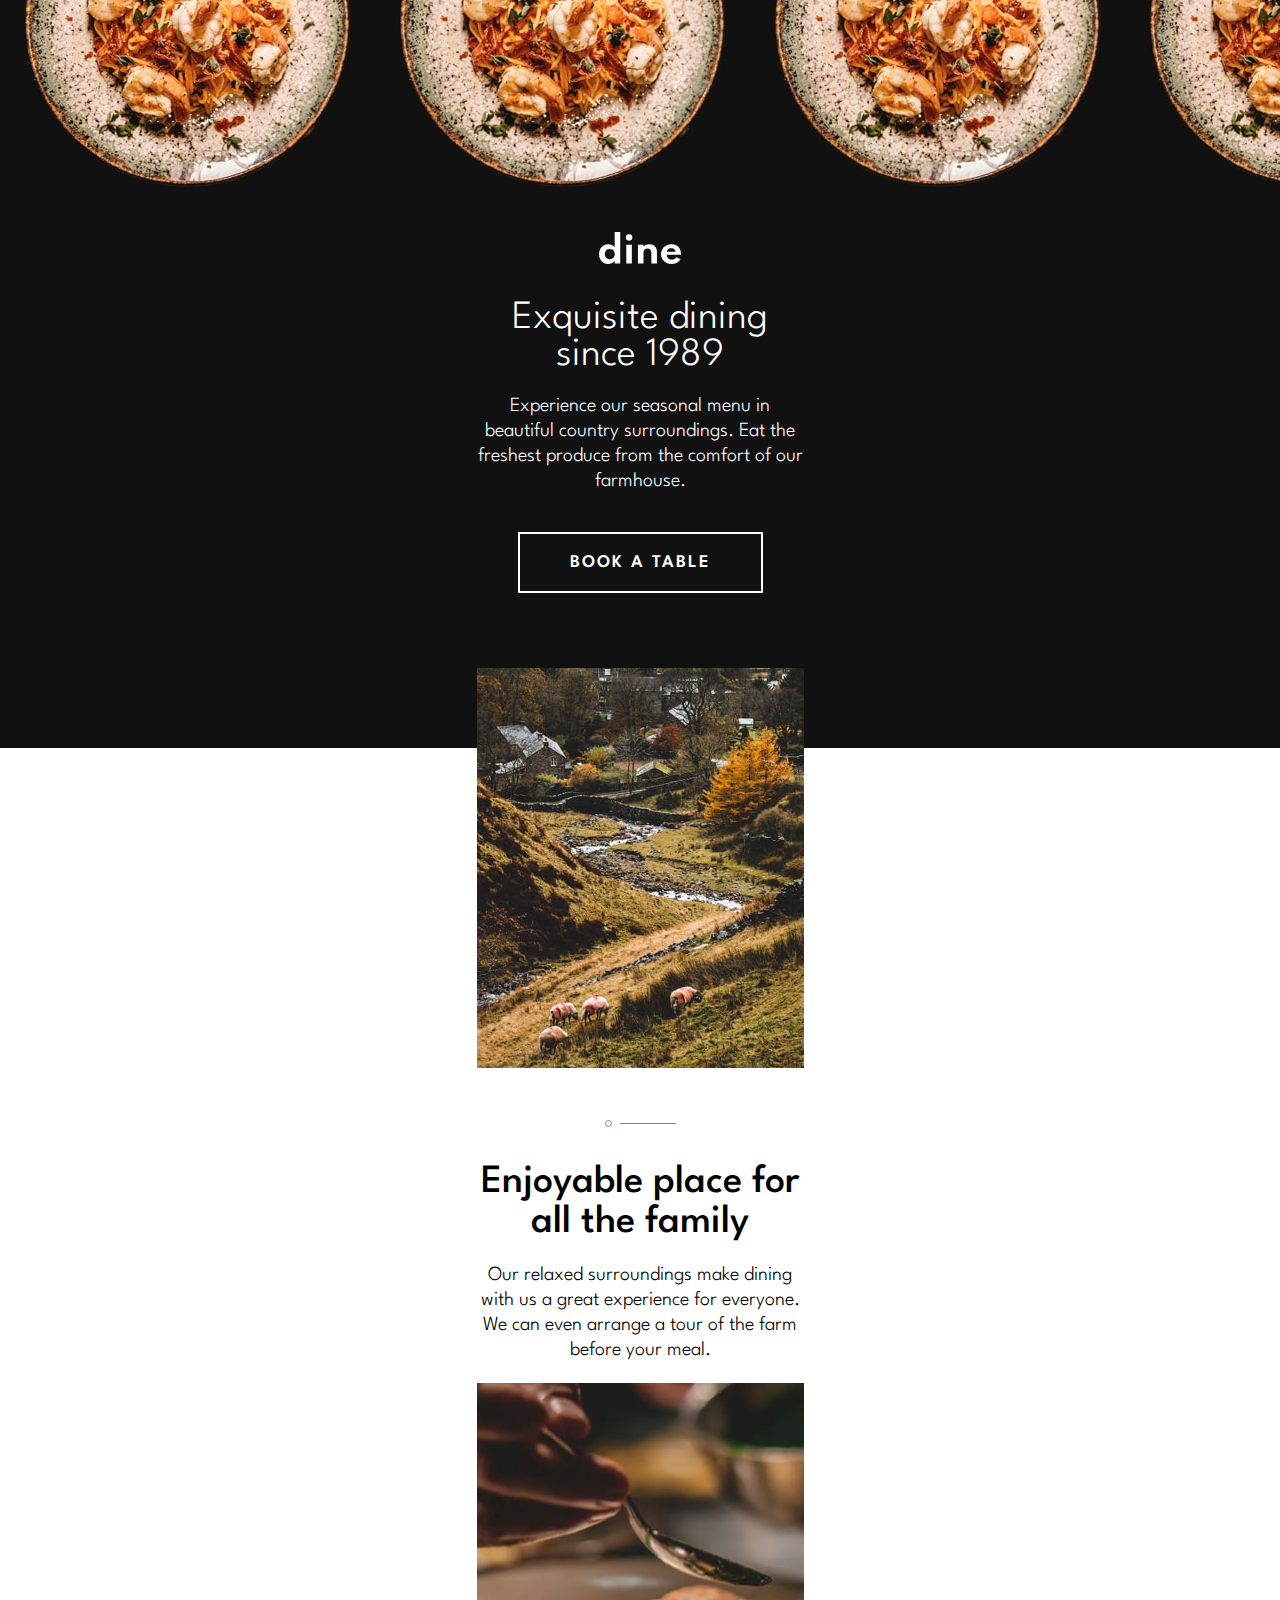
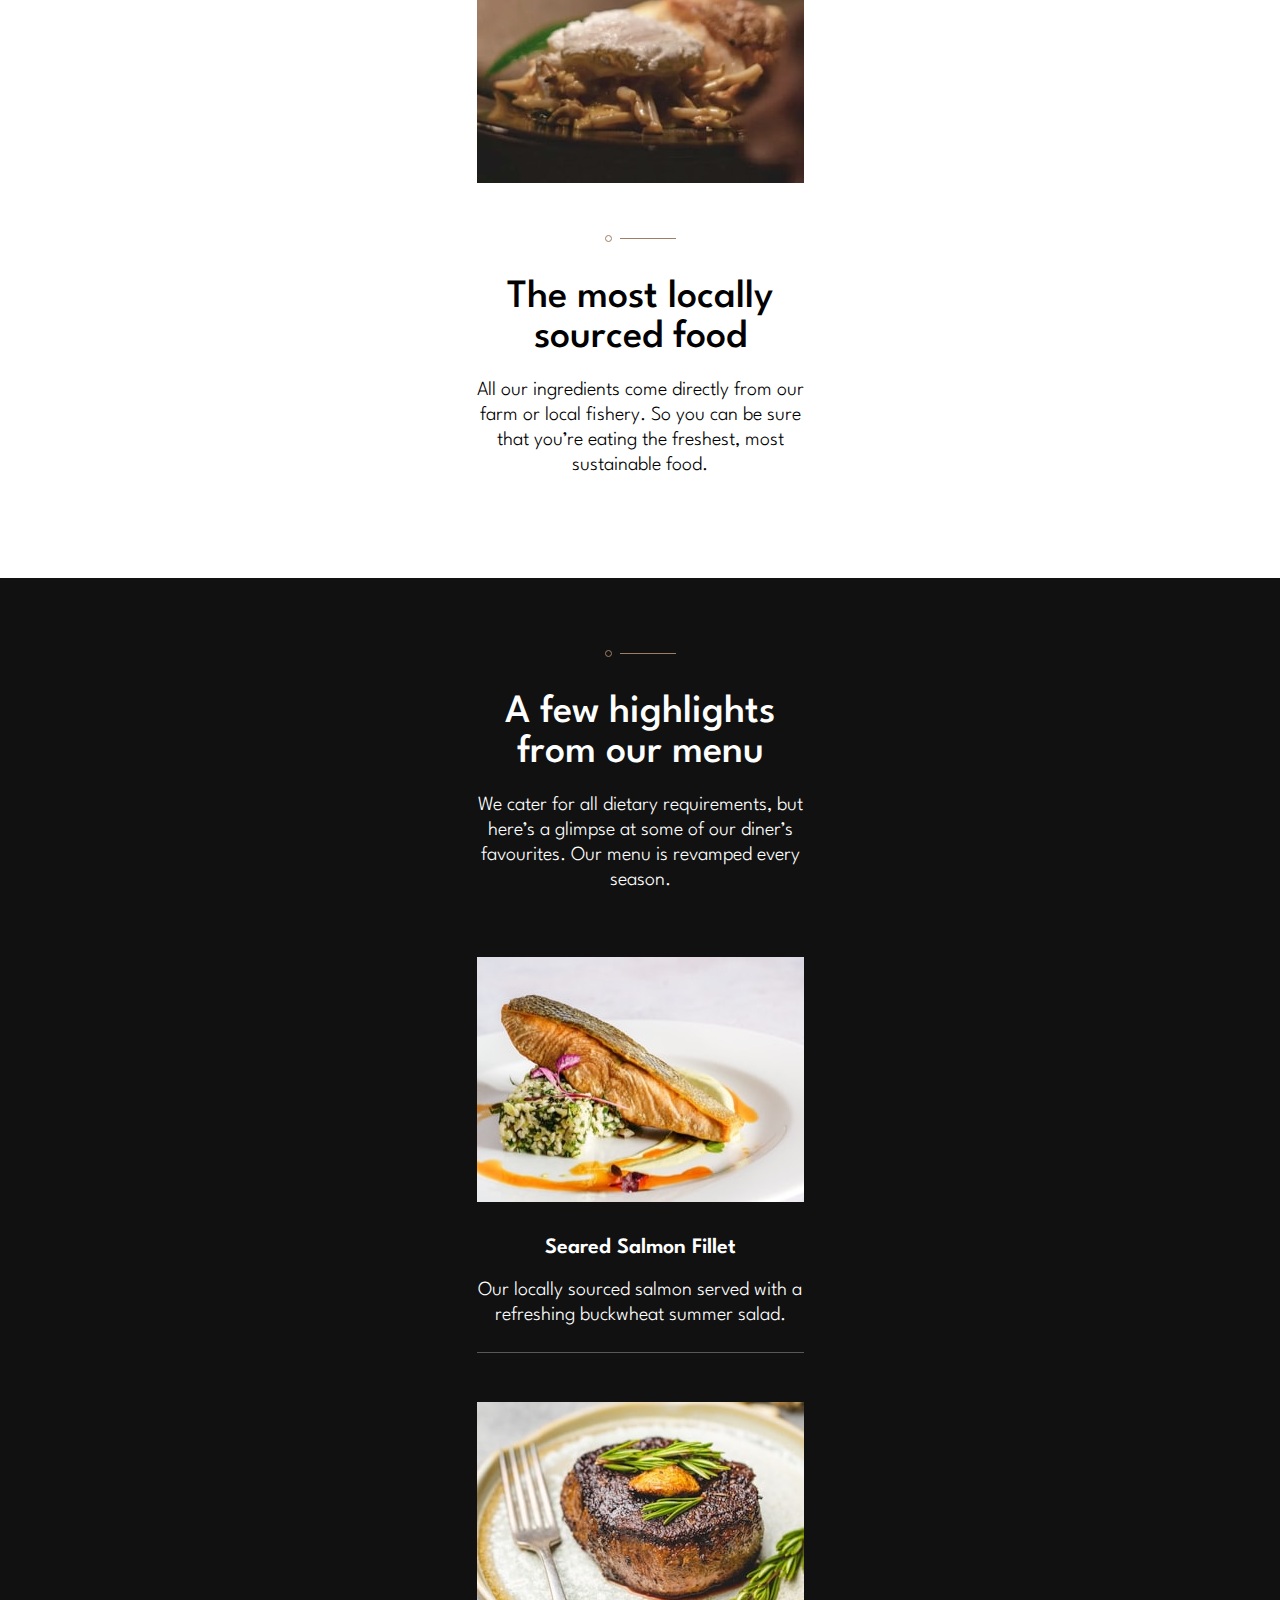
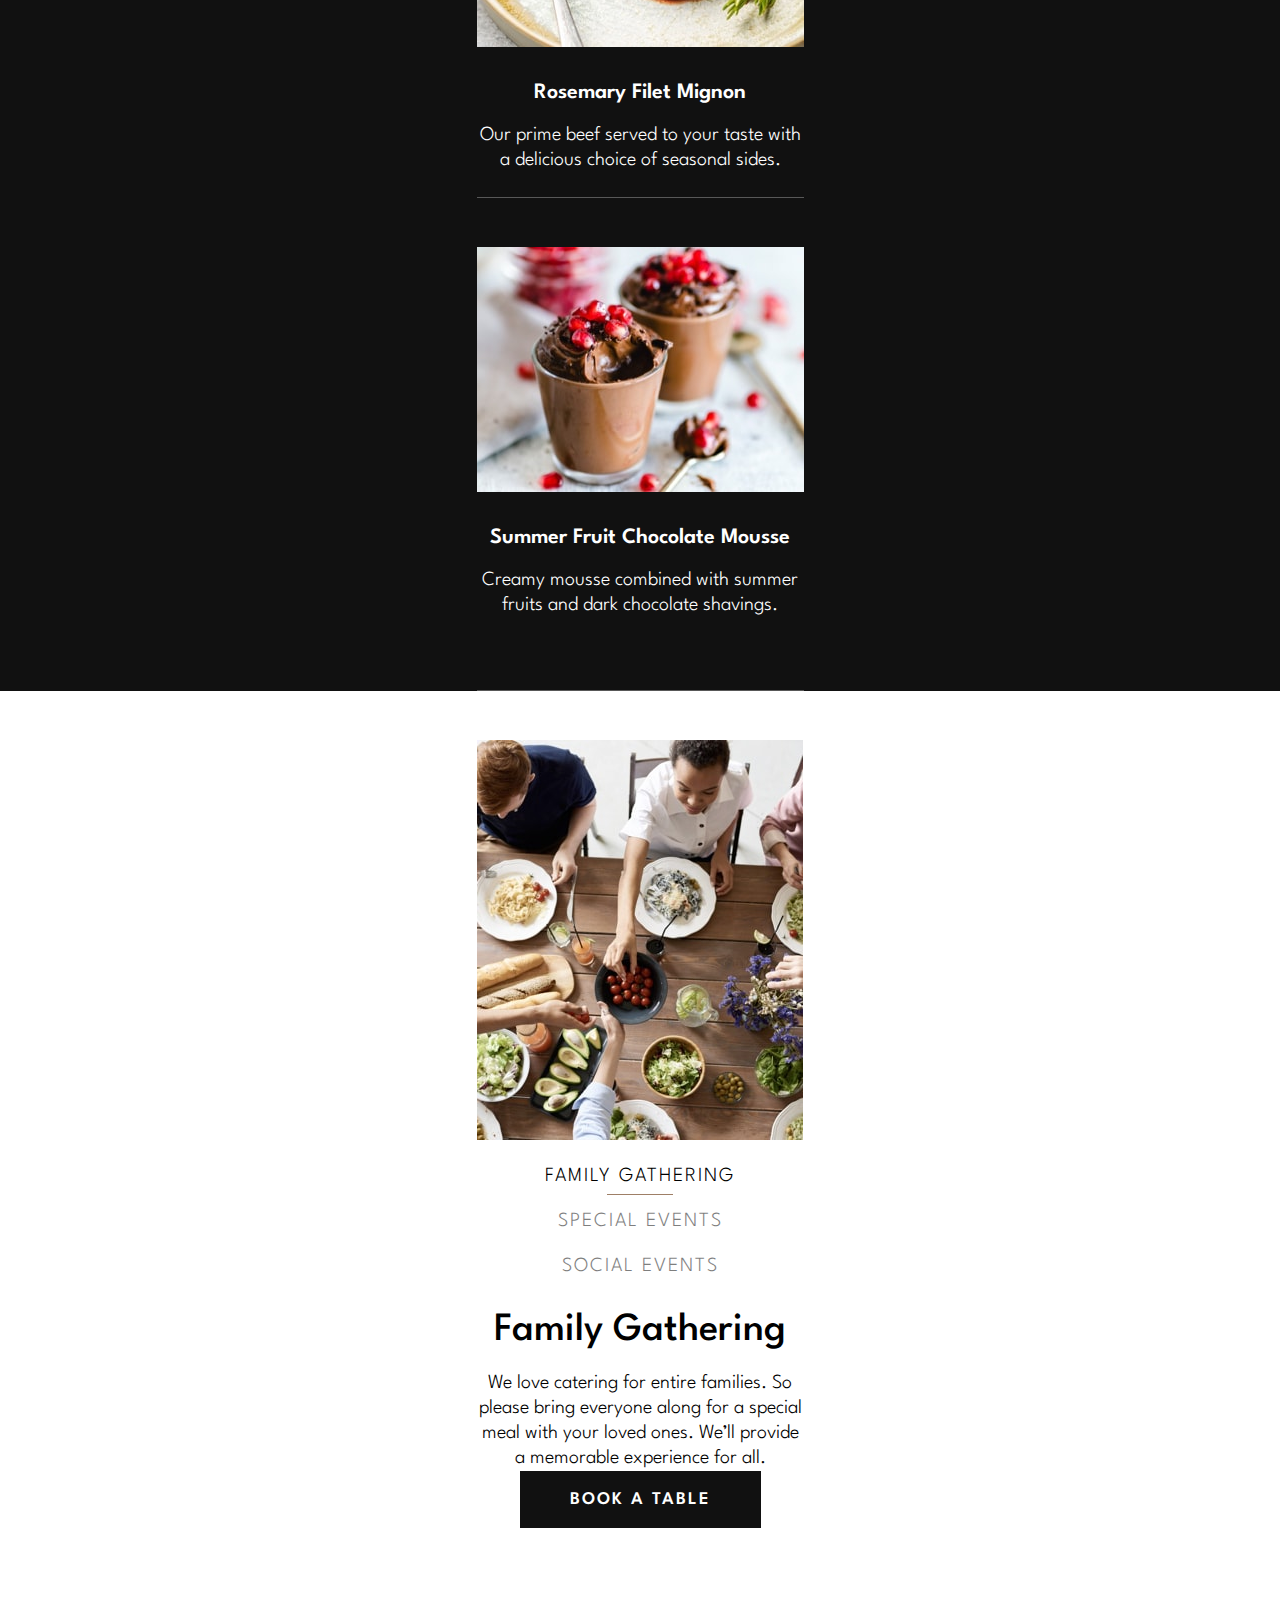
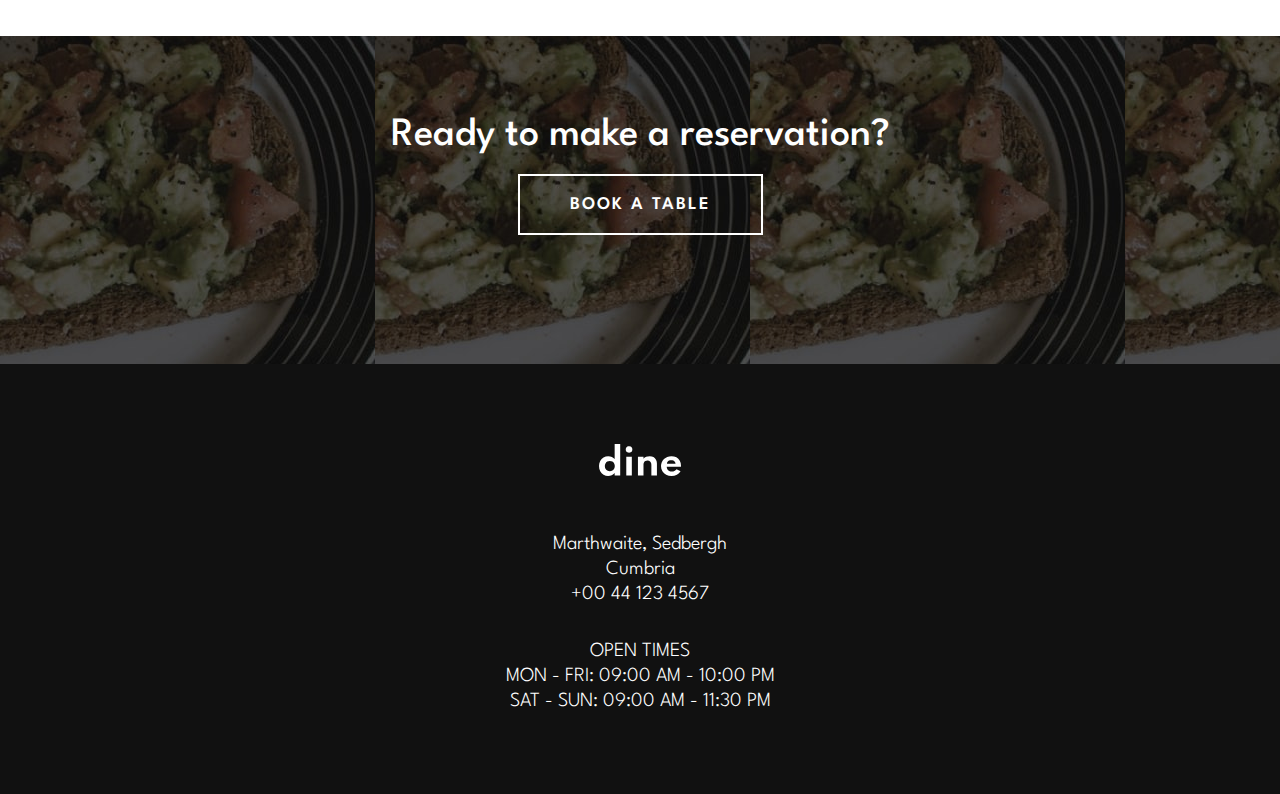
<file: index.html>
<!DOCTYPE html>
<html lang="en">

<head>
  <meta charset="UTF-8">
  <meta name="viewport" content="width=device-width, initial-scale=1.0">

  <link rel="icon" type="image/png" sizes="32x32" href="./images/favicon-32x32.png">
  <link rel="stylesheet" href="scss/styles.css">
  <link rel="preconnect" href="https://fonts.googleapis.com">
  <link rel="preconnect" href="https://fonts.gstatic.com" crossorigin>
  <link href="https://fonts.googleapis.com/css2?family=League+Spartan:wght@300;400;500;600;700;900&display=swap"
    rel="stylesheet">

  <title>Frontend Mentor | Dine Website Challenge</title>
</head>

<body>
  <header class="section section--header">
    <div class="container">
      <img class="logo" src="images/logo.svg" alt="">
      <h1>Exquisite dining since 1989</h1>
      <p class="section__subtitle section__subtitle--header"> Experience our seasonal menu in beautiful country
        surroundings. Eat the freshest produce from
        the comfort of our farmhouse.</p>
      <a class="btn" href="booking.html">BOOK A TABLE</a>
    </div>
  </header>
  <main>
    <section class="section section--relative">
      <div class="container">
        <img class="section__main-image" src="images/homepage/enjoyable-place-mobile.jpg" alt="">
        <img class="section__pattern-divide" src="images/patterns/pattern-divide.svg" alt="">
        <h2 class="section__title">Enjoyable place for all the family</h2>
        <p class="section__subtitle">Our relaxed surroundings make dining with us a great experience for everyone. We
          can even arrange a tour of the
          farm before your meal.</p>
      </div>
      <div class="container">
        <img class="section__main-image" src="images/homepage/locally-sourced-mobile.jpg" alt="">
        <img class="section__pattern-divide" src="images/patterns/pattern-divide.svg" alt="">
        <h2 class="section__title">The most locally sourced food</h2>
        <p class="section__subtitle">All our ingredients come directly from our farm or local fishery. So you can be
          sure that you’re eating the freshest, most sustainable food.</p>
      </div>
    </section>
    <section class="section section--dark">
      <div class="container container--highlights">
        <img class="section__pattern-divide" src="images/patterns/pattern-divide.svg" alt="">
        <h2 class="section__title">A few highlights from our menu</h2>
        <p class="section__subtitle">We cater for all dietary requirements, but here’s a glimpse at some of our diner’s
          favourites. Our menu is revamped every season.</p>
      </div>
      <div class="container container--food">
        <img class="section__f-image" src="images/homepage/salmon-mobile.jpg" alt="">
        <h3>Seared Salmon Fillet</h3>
        <p class="section__subtitle section__subtitle--food">Our locally sourced salmon served
          with a refreshing buckwheat summer salad.</p>
      </div>
      <div class="container container--food">
        <img class="section__f-image" src="images/homepage/beef-mobile.jpg" alt="">
        <h3>Rosemary Filet Mignon</h3>
        <p class="section__subtitle section__subtitle--food">Our prime beef served to your taste
          with a delicious choice of seasonal
          sides.</p>
      </div>
      <div class="container container--food">
        <img class="section__f-image" src="images/homepage/chocolate-mobile.jpg" alt="">
        <h3>Summer Fruit Chocolate Mousse</h3>
        <p class="section__subtitle section__subtitle--end">Creamy mousse combined with
          summer fruits and dark chocolate shavings.</p>
      </div>
    </section>
    <section class="section section--events">
      <div class="container">
        <img src="images/homepage/family-gathering-mobile.jpg" alt="">
        <div class="wrapper">
          <p class="section__subtitle section__subtitle--family">FAMILY GATHERING</p>
          <p class="section__subtitle section__subtitle--events">SPECIAL EVENTS</p>
          <p class="section__subtitle section__subtitle--events">SOCIAL EVENTS</p>
        </div>
        <p class="section__title section__title--nomargin">Family Gathering</p>
        <p class="section__subtitle">We love catering for entire families. So please bring everyone along for a special
          meal with your loved ones.
          We’ll provide a memorable experience for all.</p>
        <a class="btn btn--black" href="booking.html">BOOK A TABLE</a>
      </div>
    </section>
    <section class="section section--bg">
      <p class="section__title section__title--white">Ready to make a reservation?</p>
      <a class="btn" href="booking.html">BOOK A TABLE</a>
    </section>
  </main>
  <footer class="section footer">
    <img src="images/logo.svg" alt="" class="logo">
    <p class="section__subtitle">Marthwaite, Sedbergh<br>
      Cumbria<br>
      +00 44 123 4567</p>
    <div class="time">
      <p class="section__subtitle">OPEN TIMES</p>
      <p class="section__subtitle">MON - FRI: 09:00 AM - 10:00 PM</p>
      <p class="section__subtitle">SAT - SUN: 09:00 AM - 11:30 PM</p>
    </div>
  </footer>

</body>

</html>
</file>
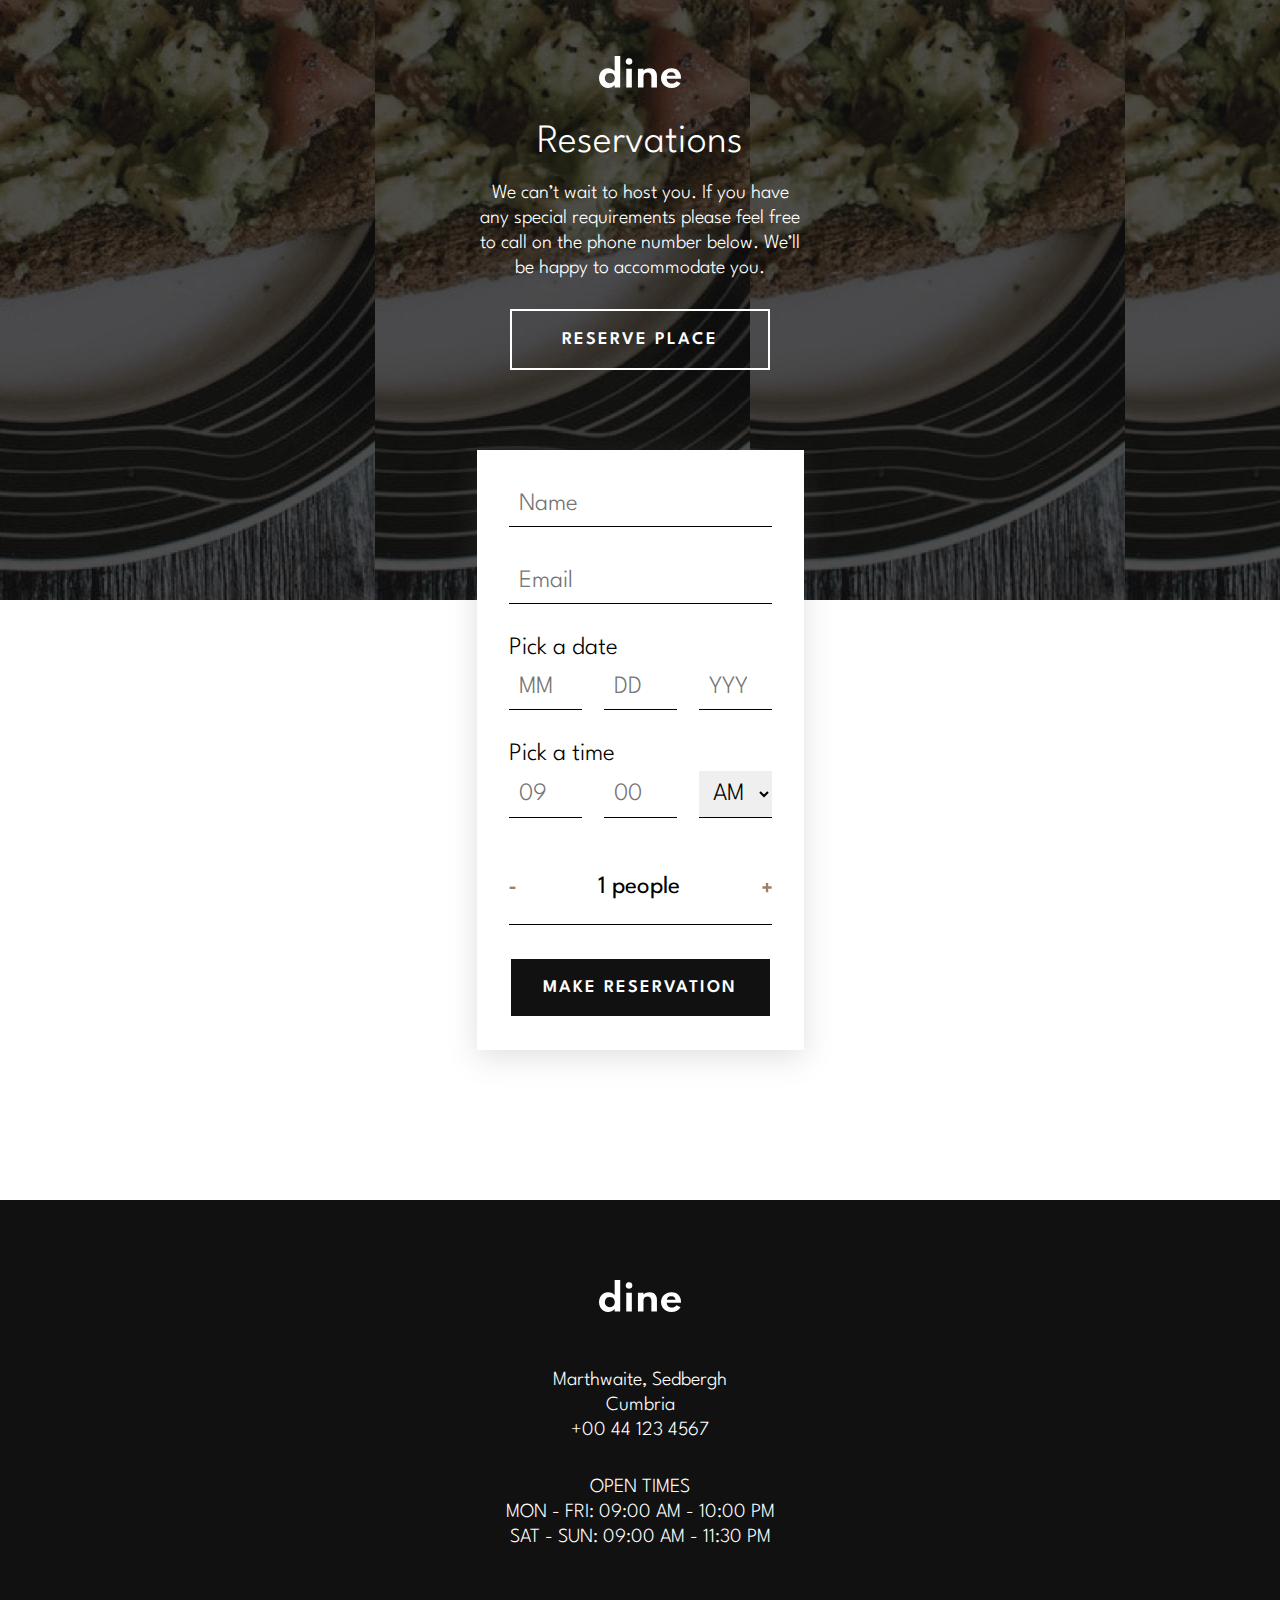
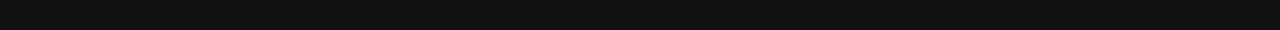
<file: booking.html>
<!DOCTYPE html>
<html lang="en">

<head>
  <meta charset="UTF-8">
  <meta name="viewport" content="width=device-width, initial-scale=1.0">

  <link rel="icon" type="image/png" sizes="32x32" href="./images/favicon-32x32.png">
  <link rel="stylesheet" href="scss/styles.css">
  <link rel="preconnect" href="https://fonts.googleapis.com">
  <link rel="preconnect" href="https://fonts.gstatic.com" crossorigin>
  <link href="https://fonts.googleapis.com/css2?family=League+Spartan:wght@300;400;500;600;700;900&display=swap"
    rel="stylesheet">
  <script src="script.js" defer></script>

  <title>Frontend Mentor | Dine Website Challenge</title>
</head>

<body>
  <header class="section section--booking">
    <div class="container">
      <img src="images/logo.svg" alt="" class="logo">
      <h1>Reservations</h1>
      <p class="section__subtitle booking-subtitle">We can’t wait to host you. If you have any special requirements please feel free to call on the phone number
        below. We’ll be happy to accommodate you.</p>
      <a href="#" class="btn">RESERVE PLACE</a>
    </div>
  </header>
  <main>
    <form action="" class="form">
      <div class="error-container">
        <input type="text" placeholder="Name" class="form__input" id="name">
        <p class="error error--off">This field is required</p>
      </div>
      <div>
        <input type="text" placeholder="Email" class="form__input" id="email">
        <p class="error error--off">This field is required</p>
      </div>
      <div>
        <p class="form__label">Pick a date</p>
        <p class="error error--off">This field is incomplete</p>
        <div class="form-container">
          <input type="number" placeholder="MM" class="form__input form__input--small date-js">
          <input type="number" placeholder="DD" class="form__input form__input--small date-js">
          <input type="number" placeholder="YYYY" class="form__input form__input--small date-js">
        </div>
      </div>
      <div>
        <p class="form__label">Pick a time</p>
        <p class="error error--off">This field is incomplete</p>
        <div class="form-container">
          <input type="number" placeholder="09" class="form__input form__input--small time-js">
          <input type="number" placeholder="00" class="form__input form__input--small time-js">
          <select class="form__input form__input--small">
            <option value="AM">AM</option>
            <option value="PM">PM</option>
          </select>
        </div>
      </div>
      <div class="form-container form-container--people">
        <img src="images/icons/icon-minus.svg" alt="">
        <P>1 people</P>
        <img src="images/icons/icon-plus.svg" alt="">
      </div>
      <input class="btn btn--black btn--width" type="submit" value="MAKE RESERVATION">
    </form>
  </main>
  <footer class="section footer">
    <img src="images/logo.svg" alt="" class="logo">
    <p class="section__subtitle">Marthwaite, Sedbergh<br>
      Cumbria<br>
      +00 44 123 4567</p>
    <div class="time">
      <p class="section__subtitle">OPEN TIMES</p>
      <p class="section__subtitle">MON - FRI: 09:00 AM - 10:00 PM</p>
      <p class="section__subtitle">SAT - SUN: 09:00 AM - 11:30 PM</p>
    </div>
  </footer>
</body>

</html>
</file>
<file: scss/styles.css>
article,
aside,
details,
figcaption,
figure,
footer,
header,
hgroup,
nav,
section,
summary {
  display: block;
}

audio,
canvas,
video {
  display: inline-block;
}

audio:not([controls]) {
  display: none;
  height: 0;
}

[hidden], template {
  display: none;
}

html {
  background: #fff;
  color: #000;
  -webkit-text-size-adjust: 100%;
  -ms-text-size-adjust: 100%;
}

html,
button,
input,
select,
textarea {
  font-family: sans-serif;
}

body {
  margin: 0;
}

a {
  background: transparent;
}

a:focus {
  outline: thin dotted;
}

a:hover, a:active {
  outline: 0;
}

h1 {
  font-size: 2em;
  margin: 0;
}

h2 {
  font-size: 1.5em;
  margin: 0;
}

h3 {
  font-size: 1.17em;
  margin: 0;
}

h4 {
  font-size: 1em;
  margin: 0;
}

h5 {
  font-size: 0.83em;
  margin: 0;
}

h6 {
  font-size: 0.75em;
  margin: 0;
}

abbr[title] {
  border-bottom: 1px dotted;
}

b,
strong {
  font-weight: bold;
}

dfn {
  font-style: italic;
}

mark {
  background: #ff0;
  color: #000;
}

code,
kbd,
pre,
samp {
  font-family: monospace, serif;
  font-size: 1em;
}

pre {
  white-space: pre;
  white-space: pre-wrap;
  word-wrap: break-word;
}

q {
  quotes: "\201C" "\201D" "\2018" "\2019";
}

q:before, q:after {
  content: '';
  content: none;
}

small {
  font-size: 80%;
}

sub,
sup {
  font-size: 75%;
  line-height: 0;
  position: relative;
  vertical-align: baseline;
}

sup {
  top: -0.5em;
}

sub {
  bottom: -0.25em;
}

img {
  border: 0;
}

svg:not(:root) {
  overflow: hidden;
}

figure {
  margin: 0;
}

fieldset {
  border: 1px solid #c0c0c0;
  margin: 0 2px;
  padding: 0.35em 0.625em 0.75em;
}

legend {
  border: 0;
  padding: 0;
  white-space: normal;
}

button,
input,
select,
textarea {
  font-family: inherit;
  font-size: 100%;
  margin: 0;
  vertical-align: baseline;
}

button, input {
  line-height: normal;
}

button,
select {
  text-transform: none;
}

button,
html input[type="button"],
input[type="reset"],
input[type="submit"] {
  -webkit-appearance: button;
  cursor: pointer;
}

button[disabled],
input[disabled] {
  cursor: default;
}

button::-moz-focus-inner, input::-moz-focus-inner {
  border: 0;
  padding: 0;
}

textarea {
  overflow: auto;
  vertical-align: top;
}

table {
  border-collapse: collapse;
  border-spacing: 0;
}

input[type="search"] {
  -webkit-appearance: textfield;
  -webkit-box-sizing: content-box;
  box-sizing: content-box;
}

input[type="search"]::-webkit-search-cancel-button, input[type="search"]::-webkit-search-decoration {
  -webkit-appearance: none;
}

input[type="checkbox"], input[type="radio"] {
  -webkit-box-sizing: border-box;
          box-sizing: border-box;
  padding: 0;
}

* {
  -webkit-box-sizing: border-box;
          box-sizing: border-box;
}

header {
  background-image: url(../images/booking/hero-bg-mobile.jpg);
  height: 600px;
}

.section--booking {
  color: white;
  padding-top: 56px;
}

.booking-subtitle {
  margin-bottom: 50px;
}

.form {
  position: relative;
  top: -150px;
  width: 327px;
  margin: auto;
  background-color: white;
  padding: 32px;
  -webkit-box-shadow: rgba(100, 100, 111, 0.2) 0px 7px 29px 0px;
          box-shadow: rgba(100, 100, 111, 0.2) 0px 7px 29px 0px;
  font-size: 25px;
}

.form > div {
  margin-bottom: 32px;
}

.form__input {
  border: none;
  border-bottom: 1px solid black;
  width: 100%;
  padding: 10px;
  outline: none;
  font-weight: 300;
}

.form__input--small {
  width: 73px;
}

.form__label {
  margin-bottom: 5px;
  font-size: 25px;
  font-weight: 300;
}

.form-container {
  display: -webkit-box;
  display: -ms-flexbox;
  display: flex;
  -webkit-box-pack: justify;
      -ms-flex-pack: justify;
          justify-content: space-between;
}

.form-container--people {
  -webkit-box-align: center;
      -ms-flex-align: center;
          align-items: center;
  border-bottom: 1px solid black;
}

.error {
  margin: .5em 0 0 .5em;
  font-size: 16px;
  color: #B54949;
}

.error--off {
  display: none;
}

body {
  font-family: 'League Spartan', sans-serif;
}

h1 {
  font-size: 40px;
  font-weight: 300;
}

h3 {
  font-size: 22px;
  font-weight: 600;
}

.section {
  text-align: center;
}

.section--header {
  background-image: url("../images/homepage/hero-bg-mobile.jpg");
  height: 748px;
  color: white;
  padding-top: 232px;
}

.section--relative {
  position: relative;
  top: -5rem;
}

.section--dark {
  background-color: #111111;
  padding-top: 72px;
  color: white;
}

.section--bg {
  background-image: url("../images/homepage/ready-bg-mobile.jpg");
  padding-top: 40px;
  height: 328px;
}

.section--events {
  margin-bottom: 128px;
}

.section__title {
  font-size: 40px;
  line-height: 40px;
  font-weight: 500;
}

.section__title--nomargin {
  margin: 0;
}

.section__title--white {
  color: white;
}

.section__subtitle {
  font-size: 20px;
  font-weight: 300;
  line-height: 25px;
}

.section__subtitle--header {
  margin-bottom: 60px;
}

.section__subtitle--food {
  margin-bottom: 24px;
}

.section__subtitle--end {
  margin-bottom: 72px;
}

.section__subtitle--family {
  letter-spacing: 2px;
}

.section__subtitle--family::after {
  content: '';
  position: absolute;
  left: 0;
  right: 0;
  top: 30px;
  margin: 0 auto;
  width: 20%;
  height: 1px;
  background: #9E7F66;
}

.section__subtitle--events {
  letter-spacing: 2px;
  opacity: 50%;
}

.section__main-image {
  margin-bottom: 48px;
}

.section__pattern-divide {
  margin-bottom: 32px;
}

.section__f-image {
  margin-bottom: 32px;
}

.logo {
  width: 82px;
  margin-bottom: 32px;
}

.container {
  width: 327px;
  margin: auto;
}

.container--highlights {
  margin-bottom: 64px;
}

.container--food {
  border-bottom: 1px solid rgba(255, 255, 255, 0.3);
  margin-bottom: 49px;
}

.btn {
  color: white;
  font-weight: 600;
  font-size: 18px;
  letter-spacing: 2px;
  text-decoration: none;
  border: 2px solid white;
  padding: 20px 50px;
}

.btn--black {
  background-color: #111111;
}

.btn--width {
  width: 263px;
  padding: 20px 0;
}

.wrapper {
  position: relative;
  margin-bottom: 2rem;
}

.footer {
  background-color: #111111;
  color: white;
  padding: 80px 0 80px;
}

.time {
  margin-top: 2rem;
}

.time * {
  margin: 0;
}
/*# sourceMappingURL=styles.css.map */
</file>
